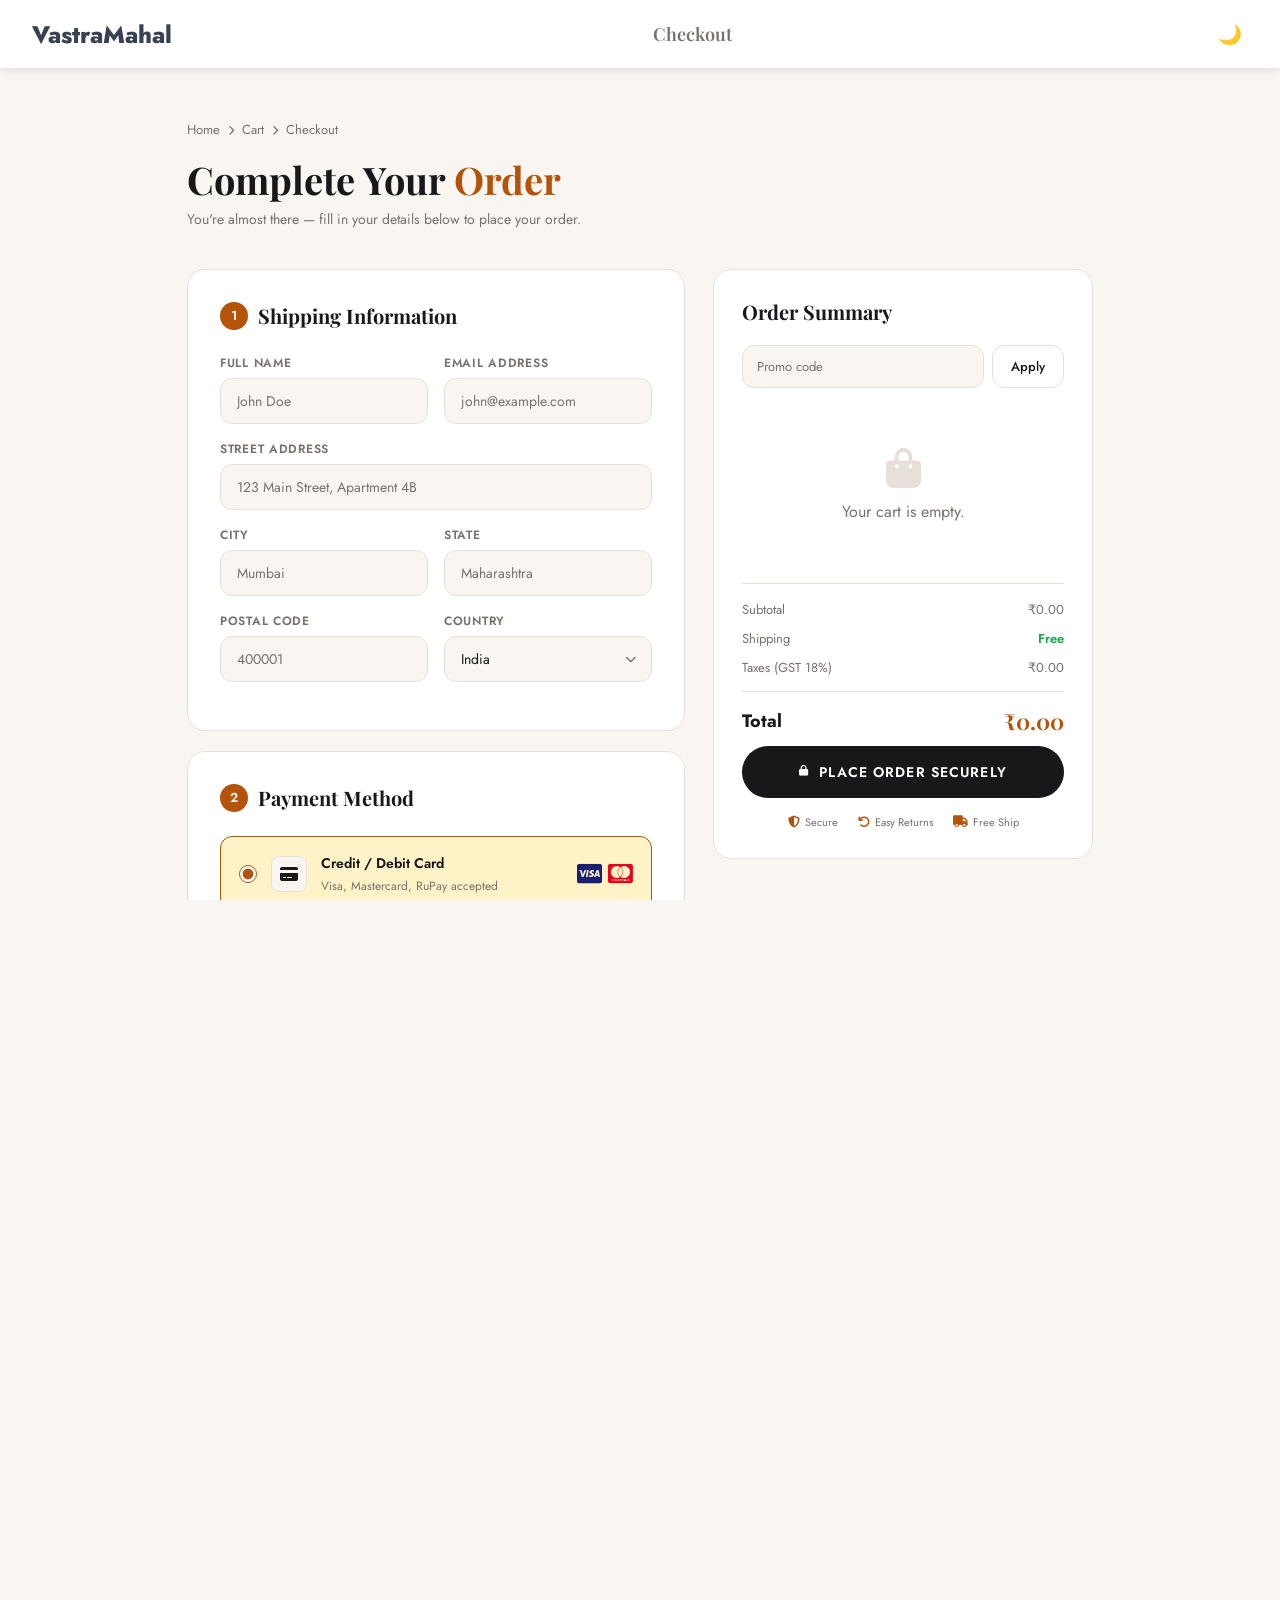
<file: checkout.html>
<!DOCTYPE html>
<html lang="en">
<head>
  <meta charset="UTF-8" />
  <meta name="viewport" content="width=device-width, initial-scale=1.0" />
  <title>Checkout – VastraMahal</title>
  <link rel="stylesheet" href="style.css" />
  <link rel="stylesheet" href="https://cdnjs.cloudflare.com/ajax/libs/font-awesome/6.5.1/css/all.min.css"
    integrity="sha512-DTOQO9RWCH3ppGqcWaEA1BIZOC6xxalwEsw9c2QQeAIftl+Vegovlnee1c9QX4TctnWMn13TZye+giMm8e2LwA=="
    crossorigin="anonymous" referrerpolicy="no-referrer" />
  <link href="https://fonts.googleapis.com/css2?family=Playfair+Display:wght@400;600;700;900&family=Jost:wght@300;400;500;600&display=swap" rel="stylesheet" />

  <style>
    /* =============================================
       DESIGN TOKENS — matches index.html exactly
    ============================================= */
    :root {
      --bg:        #f9f6f1;
      --ink:       #18181b;
      --muted:     #78716c;
      --border:    #e7e0d8;
      --accent:    #b45309;
      --accent-lt: #fef3c7;
      --white:     #ffffff;
      --card:      #ffffff;
      --red:       #991b1b;
      --font-d: 'Playfair Display', Georgia, serif;
      --font-b: 'Jost', sans-serif;
      --r: 12px;
      --t: .3s ease;
    }

    body.dark-mode {
      --bg: #121212;
      --ink: #ffffff;
      --muted: #b3b3b3;
      --border: #333333;
      --white: #1e1e1e;
      --card: #1e1e1e;
    }

    *, *::before, *::after { box-sizing: border-box; margin: 0; padding: 0; }

    body {
      font-family: var(--font-b);
      background: var(--bg);
      color: var(--ink);
      overflow-x: hidden;
      min-height: 100vh;
    }

    /* =============================================
       PAGE LAYOUT
    ============================================= */
    .checkout-page {
      max-width: 1100px;
      margin: 0 auto;
      padding: 52px 28px 80px;
    }

    .checkout-page-header {
      margin-bottom: 40px;
    }

    .checkout-page-header h1 {
      font-family: var(--font-d);
      font-size: 38px;
      font-weight: 700;
      color: var(--ink);
      line-height: 1.1;
    }

    .checkout-page-header h1 span {
      color: var(--accent);
    }

    .checkout-page-header p {
      margin-top: 8px;
      font-size: 14px;
      color: var(--muted);
    }

    /* Breadcrumb */
    .breadcrumb {
      display: flex;
      align-items: center;
      gap: 8px;
      margin-bottom: 20px;
      font-size: 13px;
      color: var(--muted);
    }
    .breadcrumb a {
      color: var(--muted);
      text-decoration: none;
      transition: color var(--t);
    }
    .breadcrumb a:hover { color: var(--accent); }
    .breadcrumb i { font-size: 10px; }

    /* =============================================
       TWO-COLUMN GRID
    ============================================= */
    .checkout-grid {
      display: grid;
      grid-template-columns: 1fr 380px;
      gap: 28px;
      align-items: start;
    }

    /* =============================================
       CARD PANEL — reusable
    ============================================= */
    .panel {
      background: var(--card);
      border: 1px solid var(--border);
      border-radius: 18px;
      padding: 32px;
      margin-bottom: 20px;
    }

    .panel-title {
      font-family: var(--font-d);
      font-size: 20px;
      font-weight: 700;
      color: var(--ink);
      margin-bottom: 24px;
      display: flex;
      align-items: center;
      gap: 10px;
    }

    .panel-title .step-badge {
      width: 28px;
      height: 28px;
      border-radius: 50%;
      background: var(--accent);
      color: #fff;
      font-family: var(--font-b);
      font-size: 13px;
      font-weight: 600;
      display: flex;
      align-items: center;
      justify-content: center;
      flex-shrink: 0;
    }

    /* =============================================
       FORM ELEMENTS
    ============================================= */
    .form-row {
      display: grid;
      grid-template-columns: 1fr 1fr;
      gap: 16px;
    }

    .form-group {
      display: flex;
      flex-direction: column;
      gap: 6px;
      margin-bottom: 16px;
    }

    .form-group:last-child { margin-bottom: 0; }

    .form-group label {
      font-size: 12px;
      font-weight: 600;
      letter-spacing: .06em;
      text-transform: uppercase;
      color: var(--muted);
    }

    .form-group input,
    .form-group select {
      width: 100%;
      padding: 12px 16px;
      border: 1.5px solid var(--border);
      border-radius: var(--r);
      background: var(--bg);
      color: var(--ink);
      font-family: var(--font-b);
      font-size: 14px;
      transition: border-color var(--t), box-shadow var(--t);
      outline: none;
      appearance: none;
      -webkit-appearance: none;
    }

    .form-group input::placeholder { color: var(--muted); }

    .form-group input:focus,
    .form-group select:focus {
      border-color: var(--accent);
      box-shadow: 0 0 0 3px rgba(180, 83, 9, .12);
    }

    /* Select arrow */
    .select-wrapper {
      position: relative;
    }
    .select-wrapper select { padding-right: 40px; cursor: pointer; }
    .select-wrapper::after {
      content: '\f078';
      font-family: 'Font Awesome 6 Free';
      font-weight: 900;
      font-size: 11px;
      color: var(--muted);
      position: absolute;
      right: 16px;
      top: 50%;
      transform: translateY(-50%);
      pointer-events: none;
    }

    /* =============================================
       PAYMENT OPTIONS — radio cards
    ============================================= */
    .payment-options {
      display: flex;
      flex-direction: column;
      gap: 12px;
    }

    .payment-option {
      display: flex;
      align-items: center;
      gap: 14px;
      padding: 16px 18px;
      border: 1.5px solid var(--border);
      border-radius: var(--r);
      cursor: pointer;
      transition: border-color var(--t), background var(--t);
      position: relative;
    }

    .payment-option:hover {
      border-color: var(--ink);
    }

    .payment-option.selected {
      border-color: var(--accent);
      background: var(--accent-lt);
    }

    .payment-option input[type="radio"] {
      width: 18px;
      height: 18px;
      accent-color: var(--accent);
      cursor: pointer;
      flex-shrink: 0;
    }

    .payment-option-icon {
      width: 36px;
      height: 36px;
      border-radius: 8px;
      background: var(--bg);
      border: 1px solid var(--border);
      display: flex;
      align-items: center;
      justify-content: center;
      font-size: 16px;
      color: var(--ink);
    }

    .payment-option-label {
      flex: 1;
    }
    .payment-option-label strong {
      display: block;
      font-size: 14px;
      font-weight: 600;
      color: var(--ink);
    }
    .payment-option-label span {
      font-size: 12px;
      color: var(--muted);
    }

    /* =============================================
       ORDER SUMMARY PANEL (right column)
    ============================================= */
    .summary-panel {
      background: var(--card);
      border: 1px solid var(--border);
      border-radius: 18px;
      padding: 28px;
      position: sticky;
      top: 24px;
    }

    .summary-title {
      font-family: var(--font-d);
      font-size: 20px;
      font-weight: 700;
      color: var(--ink);
      margin-bottom: 20px;
    }

    .summary-items {
      display: flex;
      flex-direction: column;
      gap: 12px;
      margin-bottom: 20px;
    }

    .summary-item {
      display: flex;
      justify-content: space-between;
      align-items: flex-start;
      gap: 12px;
    }

    .summary-item-name {
      font-size: 13px;
      color: var(--ink);
      line-height: 1.4;
      flex: 1;
    }
    .summary-item-name .qty-badge {
      display: inline-block;
      background: var(--border);
      border-radius: 100px;
      padding: 1px 7px;
      font-size: 11px;
      color: var(--muted);
      margin-left: 6px;
    }

    .summary-item-price {
      font-size: 13px;
      font-weight: 600;
      color: var(--ink);
      white-space: nowrap;
    }

    .summary-divider {
      height: 1px;
      background: var(--border);
      margin: 16px 0;
    }

    .summary-row {
      display: flex;
      justify-content: space-between;
      align-items: center;
      margin-bottom: 10px;
      font-size: 13px;
      color: var(--muted);
    }

    .summary-row.total {
      margin-top: 14px;
      padding-top: 14px;
      border-top: 1.5px solid var(--border);
      font-size: 18px;
      font-weight: 700;
      color: var(--ink);
    }

    .summary-row.total .total-amount {
      font-family: var(--font-d);
      color: var(--accent);
      font-size: 22px;
    }

    /* =============================================
       PROMO CODE INPUT
    ============================================= */
    .promo-row {
      display: flex;
      gap: 8px;
      margin-bottom: 20px;
    }

    .promo-row input {
      flex: 1;
      padding: 11px 14px;
      border: 1.5px solid var(--border);
      border-radius: var(--r);
      background: var(--bg);
      color: var(--ink);
      font-family: var(--font-b);
      font-size: 13px;
      outline: none;
      transition: border-color var(--t);
    }
    .promo-row input:focus { border-color: var(--accent); }
    .promo-row input::placeholder { color: var(--muted); }

    .promo-row button {
      padding: 11px 18px;
      border-radius: var(--r);
      border: 1.5px solid var(--border);
      background: var(--white);
      color: var(--ink);
      font-family: var(--font-b);
      font-size: 13px;
      font-weight: 500;
      cursor: pointer;
      transition: all var(--t);
      white-space: nowrap;
    }
    .promo-row button:hover {
      background: var(--ink);
      color: var(--white);
      border-color: var(--ink);
    }

    /* =============================================
       PLACE ORDER BUTTON
    ============================================= */
    .place-order-btn {
      width: 100%;
      padding: 16px 28px;
      background: var(--ink);
      color: var(--white);
      border: none;
      border-radius: 100px;
      font-family: var(--font-b);
      font-size: 14px;
      font-weight: 600;
      letter-spacing: .08em;
      text-transform: uppercase;
      cursor: pointer;
      display: flex;
      align-items: center;
      justify-content: center;
      gap: 10px;
      transition: background var(--t), transform var(--t), box-shadow var(--t);
    }

    .place-order-btn:hover {
      background: var(--accent);
      transform: translateY(-2px);
      box-shadow: 0 8px 24px rgba(180, 83, 9, .3);
    }

    .place-order-btn:active {
      transform: translateY(0);
    }

    /* Trust badges */
    .trust-badges {
      display: flex;
      justify-content: center;
      gap: 20px;
      margin-top: 16px;
    }

    .trust-badge {
      display: flex;
      align-items: center;
      gap: 5px;
      font-size: 11px;
      color: var(--muted);
    }

    .trust-badge i { color: var(--accent); font-size: 12px; }

    /* =============================================
       EMPTY CART STATE
    ============================================= */
    .empty-cart {
      text-align: center;
      padding: 40px 20px;
      color: var(--muted);
    }
    .empty-cart i {
      font-size: 40px;
      margin-bottom: 12px;
      display: block;
      color: var(--border);
    }

    /* =============================================
       RESPONSIVE
    ============================================= */
    @media (max-width: 900px) {
      .checkout-grid {
        grid-template-columns: 1fr;
      }
      .summary-panel {
        position: static;
      }
    }

    @media (max-width: 600px) {
      .checkout-page { padding: 36px 16px 60px; }
      .panel { padding: 22px; }
      .form-row { grid-template-columns: 1fr; }
      .checkout-page-header h1 { font-size: 28px; }
    }
  </style>
</head>
<body>

  <!-- HEADER -->
  <header class="main-header">
    <nav class="navbar">
      <a href="index.html" class="nav-logo">VastraMahal</a>
      <div class="nav-item" id="navCheckout" style="font-family:'Playfair Display',serif;font-size:18px;font-weight:600;color:var(--muted);">
        Checkout
      </div>
      <ul class="nav-links">
        <li class="dark-toggle" id="dark-toggle">🌙</li>
      </ul>
      <button class="menu-btn" id="menu-btn">
        <i class="fa-solid fa-bars"></i>
      </button>
    </nav>
  </header>

  <!-- MOBILE MENU -->
  <div class="mobile-menu" id="mobile-menu">
    <div class="mobile-menu-header">
      <a href="index.html" class="nav-logo">VastraMahal</a>
      <button class="close-btn" id="close-btn"><i class="fa-solid fa-times"></i></button>
    </div>
    <div class="mobile-nav-links">
      <div class="mobile-nav-item" style="font-family:'Playfair Display',serif;font-size:18px;font-weight:600;">Checkout</div>
      <div class="mobile-nav-item">
        <div class="dark-toggle" id="mobile-dark-toggle">🌙</div>
      </div>
      <div class="mobile-nav-item">
        <button id="logout" class="btn">Logout</button>
      </div>
    </div>
  </div>
  <div class="menu_overlay" id="menu_overlay"></div>

  <!-- MAIN CONTENT -->
  <main class="checkout-page">

    <!-- Breadcrumb -->
    <div class="breadcrumb">
      <a href="index.html">Home</a>
      <i class="fas fa-chevron-right"></i>
      <a href="cart.html">Cart</a>
      <i class="fas fa-chevron-right"></i>
      <span>Checkout</span>
    </div>

    <!-- Page Header -->
    <div class="checkout-page-header">
      <h1>Complete Your <span>Order</span></h1>
      <p>You're almost there — fill in your details below to place your order.</p>
    </div>

    <!-- Grid: Form | Summary -->
    <div class="checkout-grid">

      <!-- LEFT COLUMN -->
      <div class="checkout-left">

        <!-- Shipping Info -->
        <div class="panel">
          <div class="panel-title">
            <div class="step-badge">1</div>
            Shipping Information
          </div>

          <div class="form-row">
            <div class="form-group">
              <label>Full Name</label>
              <input type="text" id="fullName" placeholder="John Doe" required />
            </div>
            <div class="form-group">
              <label>Email Address</label>
              <input type="email" id="email" placeholder="john@example.com" required />
            </div>
          </div>

          <div class="form-group">
            <label>Street Address</label>
            <input type="text" id="address" placeholder="123 Main Street, Apartment 4B" required />
          </div>

          <div class="form-row">
            <div class="form-group">
              <label>City</label>
              <input type="text" id="city" placeholder="Mumbai" required />
            </div>
            <div class="form-group">
              <label>State</label>
              <input type="text" id="state" placeholder="Maharashtra" required />
            </div>
          </div>

          <div class="form-row">
            <div class="form-group">
              <label>Postal Code</label>
              <input type="text" id="postalCode" placeholder="400001" required />
            </div>
            <div class="form-group">
              <label>Country</label>
              <div class="select-wrapper">
                <select>
                  <option value="IN" selected>India</option>
                  <option value="US">United States</option>
                  <option value="GB">United Kingdom</option>
                </select>
              </div>
            </div>
          </div>
        </div>

        <!-- Payment Method -->
        <div class="panel">
          <div class="panel-title">
            <div class="step-badge">2</div>
            Payment Method
          </div>

          <div class="payment-options">
            <label class="payment-option" id="opt-card">
              <input type="radio" name="payment" value="card" id="radioCard" />
              <div class="payment-option-icon"><i class="fas fa-credit-card"></i></div>
              <div class="payment-option-label">
                <strong>Credit / Debit Card</strong>
                <span>Visa, Mastercard, RuPay accepted</span>
              </div>
              <div style="display:flex;gap:6px;margin-left:auto;">
                <i class="fab fa-cc-visa" style="font-size:22px;color:#1a1f71;"></i>
                <i class="fab fa-cc-mastercard" style="font-size:22px;color:#eb001b;"></i>
              </div>
            </label>

            <label class="payment-option" id="opt-upi">
              <input type="radio" name="payment" value="upi" id="radioUpi" />
              <div class="payment-option-icon"><i class="fas fa-mobile-alt"></i></div>
              <div class="payment-option-label">
                <strong>UPI</strong>
                <span>Google Pay, PhonePe, Paytm</span>
              </div>
            </label>

            <label class="payment-option" id="opt-cod">
              <input type="radio" name="payment" value="cod" id="radioCod" />
              <div class="payment-option-icon"><i class="fas fa-money-bill-wave"></i></div>
              <div class="payment-option-label">
                <strong>Cash on Delivery</strong>
                <span>Pay when your order arrives</span>
              </div>
            </label>
          </div>
        </div>

      </div><!-- /checkout-left -->

      <!-- RIGHT COLUMN: Order Summary -->
      <div class="checkout-right">
        <div class="summary-panel">
          <div class="summary-title">Order Summary</div>

          <!-- Promo Code -->
          <div class="promo-row">
            <input type="text" placeholder="Promo code" id="promoInput" />
            <button type="button">Apply</button>
          </div>

          <!-- Items list -->
          <div class="summary-items" id="orderSummary">
            <!-- Populated by JS -->
          </div>

          <div class="summary-divider"></div>

          <div class="summary-row">
            <span>Subtotal</span>
            <span id="subtotalDisplay">₹0.00</span>
          </div>
          <div class="summary-row">
            <span>Shipping</span>
            <span style="color:#16a34a;font-weight:600;">Free</span>
          </div>
          <div class="summary-row">
            <span>Taxes (GST 18%)</span>
            <span id="taxDisplay">₹0.00</span>
          </div>

          <div class="summary-row total">
            <span>Total</span>
            <span class="total-amount" id="orderTotal">₹0.00</span>
          </div>

          <button class="place-order-btn" id="buttonSub">
            <i class="fas fa-lock fa-xs"></i>
            Place Order Securely
          </button>

          <div class="trust-badges">
            <div class="trust-badge"><i class="fas fa-shield-alt"></i> Secure</div>
            <div class="trust-badge"><i class="fas fa-undo"></i> Easy Returns</div>
            <div class="trust-badge"><i class="fas fa-truck"></i> Free Ship</div>
          </div>
        </div>
      </div><!-- /checkout-right -->

    </div><!-- /checkout-grid -->
  </main>

  <!-- FOOTER -->
  <footer class="main-footer">
    <div class="footer-content">
      <div class="footer-column">
        <h4>VastraMahal</h4>
        <p>Your one-stop destination for the latest trends in fashion and accessories.</p>
        <div class="social-icons">
          <a href="#" aria-label="Facebook"><i class="fab fa-facebook-f"></i></a>
          <a href="#" aria-label="Twitter"><i class="fab fa-twitter"></i></a>
          <a href="#" aria-label="Instagram"><i class="fab fa-instagram"></i></a>
          <a href="#" aria-label="Pinterest"><i class="fab fa-pinterest-p"></i></a>
        </div>
      </div>
      <div class="footer-column">
        <h4>Shop</h4>
        <ul>
          <li><a href="shop.html?gender=Men">Men's Collection</a></li>
          <li><a href="shop.html?gender=Women">Women's Fashion</a></li>
          <li><a href="shop.html?category=Accessories">Accessories</a></li>
        </ul>
      </div>
      <div class="footer-column">
        <h4>Support</h4>
        <ul>
          <li><a href="contact.html">Contact Us</a></li>
          <li><a href="#">FAQ</a></li>
          <li><a href="#">Shipping & Returns</a></li>
          <li><a href="#">Track Your Order</a></li>
        </ul>
      </div>
      <div class="footer-column">
        <h4>Stay Updated</h4>
        <p>Subscribe for the latest updates and offers.</p>
        <form class="newsletter-form">
          <input type="email" placeholder="Your email address" required />
          <button type="submit">Go</button>
        </form>
      </div>
    </div>
    <div class="footer-bottom">
      <p>&copy; 2026 VastraMahal. All Rights Reserved.</p>
      <div class="payment-icons">
        <i class="fab fa-cc-visa"></i>
        <i class="fab fa-cc-mastercard"></i>
        <i class="fab fa-cc-paypal"></i>
        <i class="fab fa-cc-amex"></i>
      </div>
    </div>
  </footer>

  <script src="navbar.js"></script>
  <script src="modal.js"></script>
  <script src="constant.js"></script>

  <script>
    /* =============================================
       PAYMENT OPTION HIGHLIGHT
    ============================================= */
    document.querySelectorAll('.payment-option input[type="radio"]').forEach(radio => {
      radio.addEventListener('change', () => {
        document.querySelectorAll('.payment-option').forEach(el => el.classList.remove('selected'));
        radio.closest('.payment-option').classList.add('selected');
      });
    });

    // Default select first option visually
    document.getElementById('radioCard').checked = true;
    document.getElementById('opt-card').classList.add('selected');

    /* =============================================
       CART + ORDER SUMMARY LOGIC
    ============================================= */
    const token = JSON.parse(localStorage.getItem("token"));
    const cart  = JSON.parse(localStorage.getItem("cart")) || [];

    cart.forEach(item => {
      item.quantity = Number(item.quantity || item.qty) || 1;
    });

    const orderSummaryEl = document.getElementById("orderSummary");
    const orderTotalEl   = document.getElementById("orderTotal");
    const subtotalEl     = document.getElementById("subtotalDisplay");
    const taxEl          = document.getElementById("taxDisplay");
    const buttonSub      = document.getElementById("buttonSub");

    const subtotal = cart.reduce((sum, item) => {
      return sum + (Number(item.price) || 0) * (Number(item.quantity) || 1);
    }, 0);

    const gst   = subtotal * 0.18;
    const total = subtotal + gst;

    subtotalEl.textContent = `₹${subtotal.toFixed(2)}`;
    taxEl.textContent      = `₹${gst.toFixed(2)}`;
    orderTotalEl.textContent = `₹${total.toFixed(2)}`;

    if (cart.length === 0) {
      orderSummaryEl.innerHTML = `
        <div class="empty-cart">
          <i class="fas fa-shopping-bag"></i>
          <p>Your cart is empty.</p>
        </div>`;
    } else {
      orderSummaryEl.innerHTML = "";
      cart.forEach(product => {
        const qty   = Number(product.quantity) || 1;
        const price = Number(product.price) || 0;
        const div   = document.createElement("div");
        div.className = "summary-item";
        div.innerHTML = `
          <span class="summary-item-name">
            ${product.name.length > 28 ? product.name.slice(0,28)+"…" : product.name}
            <span class="qty-badge">×${qty}</span>
          </span>
          <span class="summary-item-price">₹${(price * qty).toFixed(2)}</span>
        `;
        orderSummaryEl.appendChild(div);
      });
    }

    /* =============================================
       PLACE ORDER
    ============================================= */
    buttonSub.addEventListener("click", () => {
      const fullName     = document.getElementById("fullName").value.trim();
      const email        = document.getElementById("email").value.trim();
      const address      = document.getElementById("address").value.trim();
      const city         = document.getElementById("city").value.trim();
      const state        = document.getElementById("state").value.trim();
      const postalCode   = document.getElementById("postalCode").value.trim();
      const paymentMethod = document.querySelector('input[name="payment"]:checked')?.value;

      if (!fullName || !email || !address || !city || !state || !postalCode || !paymentMethod) {
        alert("Please fill in all fields before placing your order.");
        return;
      }

      const shippingAddress = { fullName, email, address, city, state, postalCode };

      localStorage.setItem("orderItems", JSON.stringify({
        cart,
        totalPrice: total,
        shippingAddress,
        paymentMethod,
      }));

      if (token) {
        window.location.href = "confirmOrder.html";
      } else {
        alert("Please login first.");
        openAuthModal?.();
      }
    });
  </script>
</body>
</html>
</file>
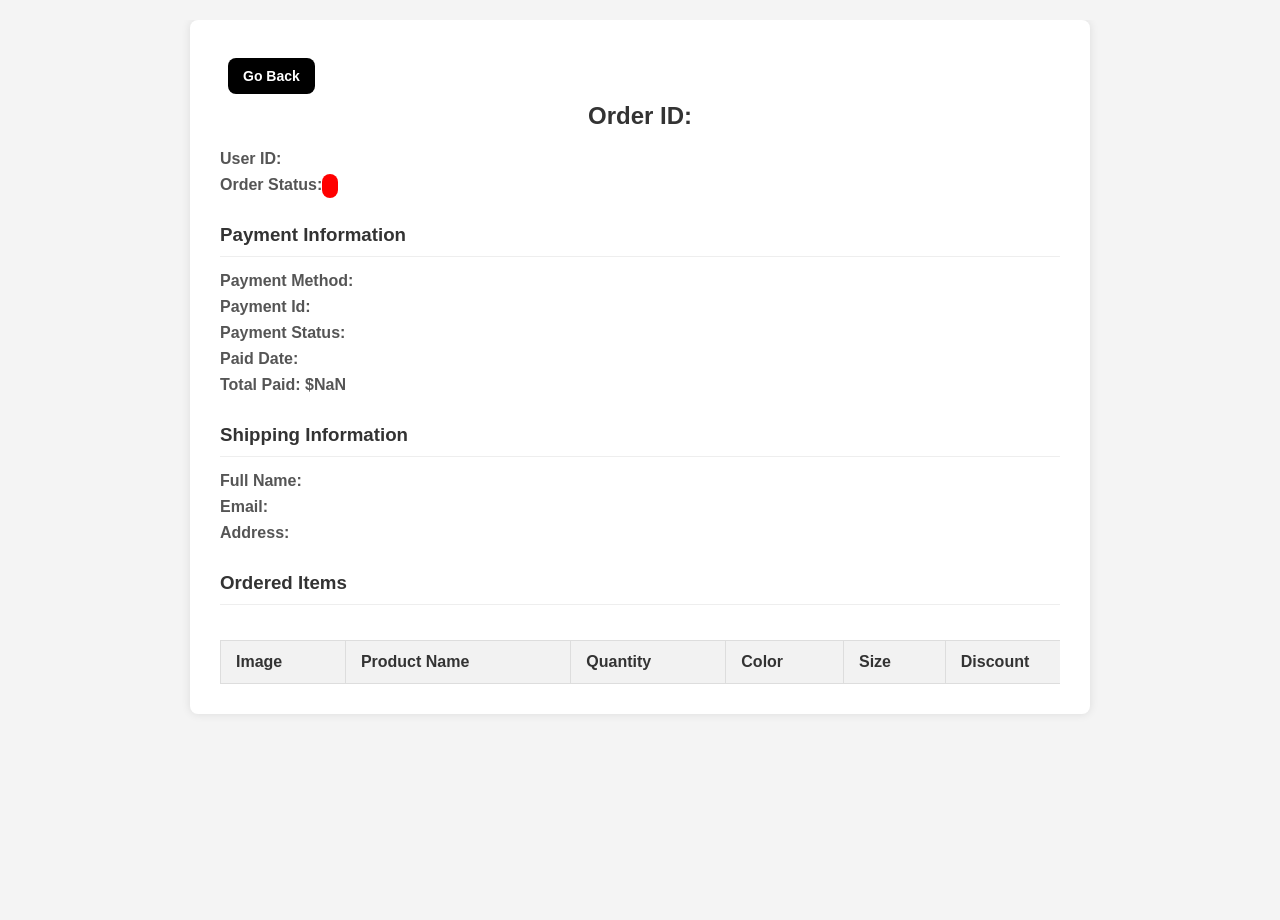
<file: orderDetail.html>
<!DOCTYPE html>
<html lang="en">
  <head>
    <meta charset="UTF-8" />
    <meta name="viewport" content="width=device-width, initial-scale=1.0" />
    <title>Order Detail</title>
    <link rel="stylesheet" href="style.css" />
    <style>
      body {
        font-family: Arial, sans-serif;
        margin: 20px;
        background-color: #f4f4f4;
        color: #333;
      }
      .orderDetailContainer {
        background-color: #fff;
        padding: 30px;
        border-radius: 8px;
        box-shadow: 0 0 10px rgba(0, 0, 0, 0.1);
        max-width: 900px;
        margin: 0 auto;
      }
      .btn_2 {
        background-color: #000;
        color: #fff;
      }
      .btn_2:hover {
        background-color: #111;
        color: #fff;
      }
      .btn_2 a {
        color: #fff;
      }
      .orderDetailContainer img {
        height: 80px;
      }
      h2 {
        margin-bottom: 20px;
        text-align: center;
      }
      h3 {
        border-bottom: 1px solid #eee;
        padding-bottom: 10px;
        margin-top: 30px;
        margin-bottom: 15px;
      }
      p {
        margin-bottom: 8px;
      }
      p span {
        font-weight: bold;
        color: #555;
      }
      .order-status {
        text-transform: capitalize;
        background-color: red;
        padding: 5px 8px;
        font-size: 12px;
        border-radius: 20px;
        color: #fff;
        font-weight: bold;
      }
      .order-status.green {
        background-color: green;
      }
      .table-responsive {
        overflow-x: auto;
        -webkit-overflow-scrolling: touch;
        width: 100%;
      }
      table {
        max-width: 1000px;
        border-collapse: collapse;
        margin-top: 20px;
        min-width: 1000px;
      }
      th,
      td {
        padding: 12px 15px;
        border: 1px solid #ddd;
        text-align: left;
      }
      th {
        background-color: #f2f2f2;
        font-weight: bold;
      }
      @media (max-width: 1024px) {
        .table-responsive {
          overflow-x: auto;
          -webkit-overflow-scrolling: touch;
        }
      }
    </style>
  </head>
  <body>
    <div class="orderDetailContainer">
      <button class="btn btn_2"><a href="orders.html">Go Back</a></button>
      <h2><span>Order ID:</span> <span id="orderId"></span></h2>

      <div class="info-section">
        <p><span>User ID:</span> <span id="userId"></span></p>
        <p>
          <span>Order Status:</span>
          <span id="orderStatus" class="order-status"></span>
        </p>
      </div>

      <h3>Payment Information</h3>
      <div class="info-section">
        <p><span>Payment Method:</span> <span id="paymentMethod"></span></p>
        <p><span>Payment Id:</span> <span id="paymentId"></span></p>
        <p>
          <span>Payment Status:</span>
          <span id="payment-status">Not Paid</span>
        </p>
        <p>
          <span>Paid Date:</span>
          <span id="paidDate">12/01/2025</span>
        </p>
        <p>
          <span>Total Paid:</span>
          <span id="totalPaid">$677</span>
        </p>
      </div>
      <h3>Shipping Information</h3>
      <div class="info-section">
        <p><span>Full Name:</span> <span id="shipping-fullName"></span></p>
        <p><span>Email:</span> <span id="shipping-email"></span></p>
        <p><span>Address:</span> <span id="shipping-address"></span></p>
      </div>

      <h3>Ordered Items</h3>
      <div class="table-responsive">
        <table>
          <thead>
            <tr>
              <th>Image</th>
              <th>Product Name</th>
              <th>Quantity</th>
              <th>Color</th>
              <th>Size</th>
              <th>Discount</th>
              <th>Price</th>
            </tr>
          </thead>
          <tbody id="order-items-body"></tbody>
        </table>
      </div>
    </div>

    <script src="constant.js"></script>
    <script src="modal.js"></script>
    <script src="order.js"></script>
     
<script>

     const getQueryParam = (param) => {
        const urlParams = new URLSearchParams(window.location.search);
        return urlParams.get(param);
      };
      const orderId = getQueryParam("orderId");
      const orderIds = document.getElementById("orderId");
      const userId = document.getElementById("userId");
      const orderStatus = document.getElementById("orderStatus");
      const paymentMethod = document.getElementById("paymentMethod");
      const paymentStatus = document.getElementById("payment-status");
      const paidDate = document.getElementById("paidDate");
      const paymentId = document.getElementById("paymentId");
      const totalPaid = document.getElementById("totalPaid");
      const shippingFullName = document.getElementById("shipping-fullName");
      const shippingEmail = document.getElementById("shipping-email");
      const shippingAddress = document.getElementById("shipping-address");
      const orderItemsBody = document.getElementById("order-items-body");

      document.addEventListener("DOMContentLoaded", async () => {
        const orderdata = await fetchOrderById(orderId);

  window.orderdata = orderdata; // ✅ GLOBAL ACCESS
        console.log("orderdata :", orderdata);
        orderIds.textContent = orderdata?._id;
        userId.textContent = orderdata?.userId;
        orderStatus.textContent = orderdata?.status;
        paymentMethod.textContent = orderdata?.paymentMethod;
        paymentStatus.textContent = orderdata?.paymentStatus;
        paymentId.textContent = orderdata?.paymentId;
        totalPaid.textContent = `$${Number(orderdata?.totalPrice).toFixed(2)}`;
        paidDate.textContent = orderdata?.paitAt?.split("T")[0];
        shippingFullName.textContent = orderdata.shippingAddress.fullName;
        shippingEmail.textContent = orderdata.shippingAddress.email;
        shippingAddress.textContent = `${orderdata.shippingAddress.address}, ${orderdata.shippingAddress.city}, ${orderdata.shippingAddress.state}, ${orderdata.shippingAddress.postalCode}`;

        if (orderdata.status === "confirmed") {
          orderStatus.classList.add("green");
        }
         orderdata.items.forEach((item) => {
          const row = document.createElement("tr");
          row.innerHTML = `
            <td><img src="${item.productId.images[0]}" alt="${
            item.productId.name
          }"></td>
            <td>${item.productId.name}</td>
            <td>${item.quantity}</td>
            <td>${item.color}</td>
            <td>${item.size}</td>
            <td>${item.productId.discount}%</td>
            <td>$${item.productId.price.toFixed(2)}</td>
            `;
          orderItemsBody.appendChild(row);
        });
      });
    </script>
  </body>
</html>
</file>
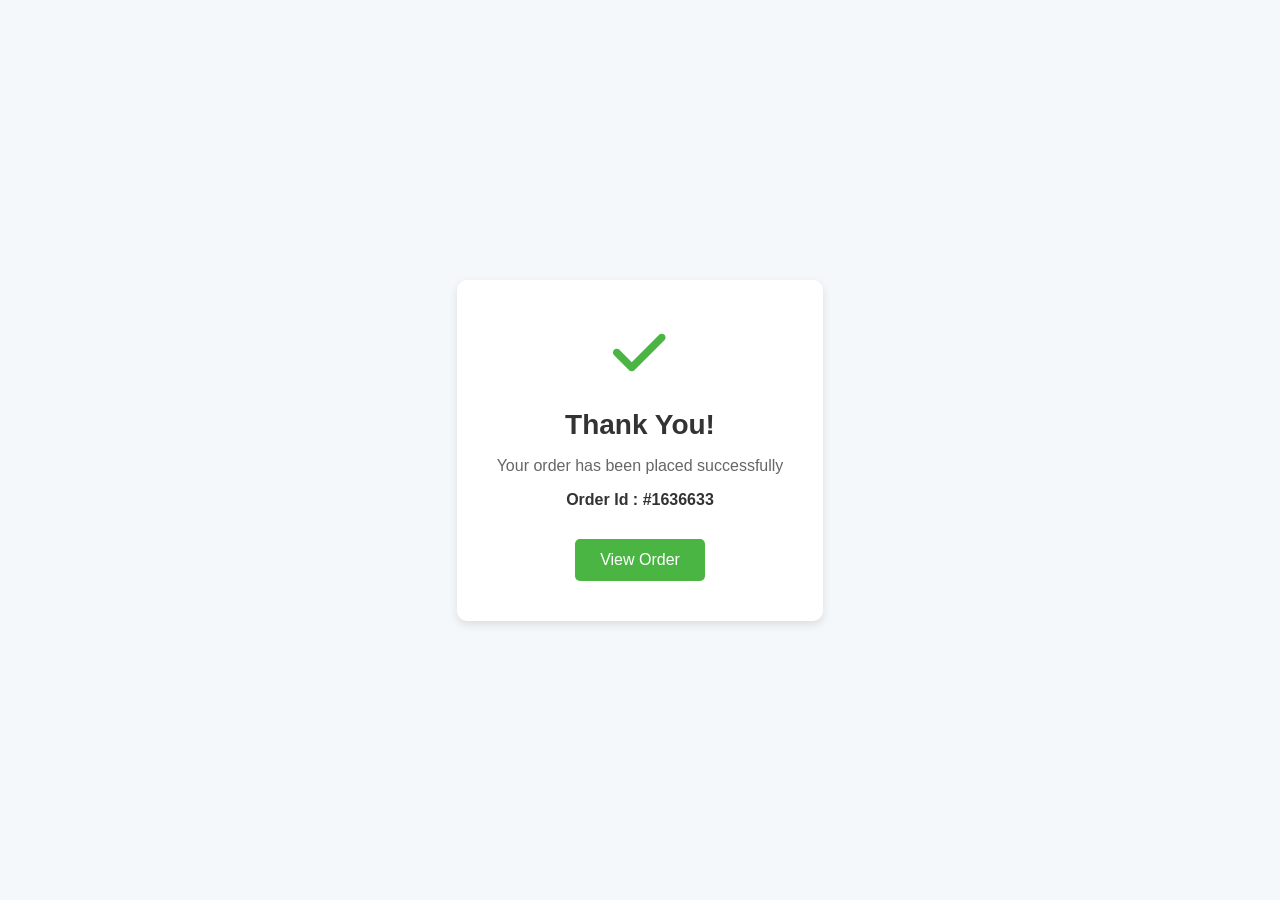
<file: success.html>
<!DOCTYPE html>
<html lang="en">
  <head>
    <meta charset="UTF-8" />
    <meta name="viewport" content="width=device-width, initial-scale=1.0" />
    <title>Success</title>
    <link
      rel="stylesheet"
      href="https://cdnjs.cloudflare.com/ajax/libs/font-awesome/6.5.1/css/all.min.css"
      integrity="sha512-DTOQO9RWCH3ppGqcWaEA1BIZOC6xxalwEsw9c2QQeAIftl+Vegovlnee1c9QX4TctnWMn13TZye+giMm8e2LwA=="
      crossorigin="anonymous"
      referrerpolicy="no-referrer"
    />
    <style>
      body {
        font-family: "Segoe UI", Tahoma, Geneva, Verdana, sans-serif;
        background-color: #f4f8fb;
        margin: 0;
        padding: 0;
        display: flex;
        height: 100vh;
        justify-content: center;
        align-items: center;
      }
      .success-container {
        background: #fff;
        padding: 40px;
        border-radius: 10px;
        box-shadow: 0 4px 10px rgba(0, 0, 0, 0.1);
        text-align: center;
        max-width: 400px;
      }
      .success-icon {
        font-size: 60px;
        color: #4bb543;
      }
      h1 {
        margin: 20px 0 10px;
        font-size: 28px;
        color: #333;
      }
      p {
        color: #666;
        font-size: 16px;
      }
      .order-id {
        font-weight: bold;
        color: #333;
        margin-top: 10px;
      }
      .btn-view {
        display: inline-block;
        margin-top: 30px;
        padding: 12px 25px;
        background: #4bb543;
        color: white;
        border: none;
        border-radius: 5px;
        text-decoration: none;
        font-size: 16px;
        transition: background 0.3s;
      }
      .btn-view:hover {
        background: #3fa235;
      }
    </style>
  </head>
  <body>
    <div class="success-container">
      <div class="success-icon"><i class="fa-solid fa-check"></i></div>
      <h1>Thank You!</h1>
      <p>Your order has been placed successfully</p>
      <div class="order-id" id="orderId">Order Id : #1636633</div>
      <div id="viewOrder">
        <a href="orderDetail.html?orderId=${orderId}" class="btn-view"
          >View Order</a
        >
      </div>
    </div>

    <script>
      const viewOrder = document.getElementById("viewOrder");
      const orderIds = document.getElementById("orderId");

      const getQueryParam = (param) => {
        const urlParams = new URLSearchParams(window.location.search);
        return urlParams.get(param);
      };

      const orderId = getQueryParam("orderId");
      orderIds.textContent = `Order Id : #${orderId.slice(6)}`;
      viewOrder.innerHTML = `<a href="orderDetail.html?orderId=${orderId}" class="btn-view"
          >View Order</a
        >`;
    </script>
  </body>
</html>
</file>
<file: style.css>
:root {
  --bg-color: #ffffff;
  --primary-color: #111827;
  --bg-black: #000;
  --text-color: #374151;
  --text-white: #fff;
  --nav-bg: #ffffff;
  --border-color: #e5e7eb;
  --shadow-color: rgba(0, 0, 0, 0.1);
  --promo-bg: #f9fafb;
  --search-bg: #f3f4f6;
  
}

.dark-mode {
  --primary-color: #111;
  --text-color: #f3f4f6;
  --bg-color: #111827;
  --nav-bg: #1f2937;
  --border-color: #374151;
  --shadow-color: rgba(0, 0, 0, 0.3);
  --promo-bg: #1f2937;
  --search-bg: #374151;
}

* {
  box-sizing: border-box;
  margin: 0;
  padding: 0;
}

html,
body {
  height: 100%;
  margin: 0;
}

body {
  min-height: 100vh;
  display: flex;
  flex-direction: column;
}

.orders-container {
  flex: 1;
}

html,
body {
  height: 100%;
  margin: 0;
}

body {
  min-height: 100vh;
  display: flex;
  flex-direction: column;
}

.profile-container {
  flex: 1;
}
/* Page Layout */
html,
body {
  margin: 0;
  padding: 0;
  min-height: 100vh;
  overflow-x: hidden;
}

.profile-container {
  max-width: 900px;
  width: 90%;
  margin: 30px auto;
  padding: 20px;
  box-sizing: border-box;
}

.profile-card {
  width: 100%;
  box-sizing: border-box;
  background: var(--bg-color, #fff);
  color: var(--text-color, #111);
  padding: 25px;
  border-radius: 12px;
}

.profile-details p {
  word-wrap: break-word;
  overflow-wrap: break-word;
}

/* Buttons */
.btn_2 {
  padding: 10px 20px;
  margin: 8px;
  border: none;
  border-radius: 6px;
  cursor: pointer;
}

/* Mobile Responsive */
@media (max-width: 768px) {
  .profile-container {
    width: 95%;
    margin: 20px auto;
    padding: 10px;
  }

  .profile-card {
    padding: 15px;
  }

  .profile-container h2 {
    font-size: 24px;
  }

  .profile-details p {
    font-size: 14px;
  }

  .btn_2 {
    width: 100%;
    display: block;
    margin: 10px 0;
  }

  .footer-content {
    display: flex;
    flex-direction: column;
    gap: 20px;
    text-align: center;
  }

  .footer-column {
    width: 100%;
  }

  .footer-bottom {
    flex-direction: column;
    gap: 10px;
    text-align: center;
  }
}

/* Small Mobile */
@media (max-width: 480px) {
  .profile-container h2 {
    font-size: 20px;
  }

  .profile-details p {
    font-size: 13px;
  }

  .profile-card {
    padding: 12px;
  }
}

body {
  font-family: Arial, sans-serif;
  background: var(--bg-color);
  color: var(--text-color);
  transition: background 0.3s, color 0.3s;
}
.container {
  padding: 20px;
}
a {
  text-decoration: none;
  color: var(--text-color);
}
li {
  list-style: none;
}

.btn {
  background: var(--bg-color);
  color: var(--text-color);
  padding: 10px 15px;
  border: none;
  border-radius: 8px;
  cursor: pointer;
  font-size: 14px;
  font-weight: 600;
  transition: background 0.3s;
}
.btn:hover {
  background: #333;
  color: #fff;
}
/* updated  */
.navbar-links {
  display: flex;
  align-items: center;
  gap: 10px;
}
.profile-dropdown {
  position: relative;
}

.dropdown-content {
  display: none;
  position: absolute;
  top: 100%;
  right: 0;
  background: #fff;
  min-width: 180px;
  border-radius: 8px;
  box-shadow: 0 4px 10px rgba(0,0,0,.15);
  z-index: 9999;
}

.dropdown-content.show {
  display: block !important;
}
.mobile-links {
  display: flex;
  align-items: center;
  gap: 20px;
}
#profileSection {
  color: var(--text-white);
  text-decoration: none;
  background: purple;
  border-radius: 50%;
  border: none;
  cursor: pointer;
  font-size: 16px;
  text-transform: capitalize;
}

.dropdown-content {
  display: none;
  position: absolute;
  top: 85%;
  right: 10px;
  background: #fff;
  color: #333;
  min-width: 150px;
  box-shadow: 0 2px 8px rgba(0, 0, 0, 0.2);
  border-radius: 5px;
  z-index: 1000;
}
.dropdown-content a {
  display: block;
  padding: 10px 15px;
  text-align: center;
  color: #333;
  text-decoration: none;
}
.dropdown-content a:hover {
  background: #f0f0f0;
}

.logoutBtn {
  width: 100%;
  border-top-left-radius: 0;
  border-top-right-radius: 0;
}
/* updated  */
.main-header {
  position: sticky;
  top: 0;
  z-index: 1000;
  background-color: var(--bg-color);
  box-shadow: 0 2px 10px var(--shadow-color);
  width: 100%;
}

.navbar {
  display: flex;
  justify-content: space-between;
  align-items: center;
  padding: 1rem 2rem;
  max-width: 1400px;
  margin: 0 auto;
}

.nav-logo {
  font-size: 1.5rem;
  color: var(--text-color);
  text-decoration: none;
  font-weight: 800;
}

.nav-links {
  display: flex;
  list-style: none;
  align-items: center;
  gap: 1.5rem;
}

.nav-item {
  position: relative;
}

.nav-link {
  text-decoration: none;
  color: var(--text-color);
  font-weight: 600;
  font-size: 16px;
  padding: 0.5rem 0;
  display: flex;
  align-items: center;
  gap: 0.25rem;
  transition: color 0.3s ease;
}

.nav-link:hover {
  color: var(--primary-color);
}
.nav-item .cart span {
  color: var(--text-white);
  background: red;
  border-radius: 50%;
  padding: 4px;
  font-size: 12px;
}
.nav-item .cart i {
  font-size: 18px;
  color: var(--text-color);
}

.mega-menu {
  position: absolute;
  display: none;
  left: 50%;
  top: 100%;
  transform: translateX(-50%);
  width: 80vw;
  max-width: 1000px;
  background-color: var(--nav-bg);
  box-shadow: 0 8px 16px rgba(0, 0, 0, 0.1);
  border-bottom-left-radius: 16px;
  border-bottom-right-radius: 16px;
  padding: 32px;
}

.nav-item:hover .mega-menu {
  display: block;
}
.mega-menu-grid {
  display: grid;
  grid-template-columns: repeat(4, 1fr);
  gap: 1.5rem;
}
.mega-menu-column h3 {
  font-size: 1.1rem;
  font-weight: 700;
  margin-bottom: 1rem;
  color: var(--text-color);
  padding-bottom: 0.5rem;
  border-bottom: 1px solid var(--border-color);
}

.mega-menu-column ul {
  list-style: none;
}
.mega-menu-column li {
  margin-bottom: 0.75rem;
}

.mega-menu-column a {
  text-decoration: none;
  color: var(--text-color);
  font-size: 0.9rem;
  transition: color 0.2s;
}

.mega-menu-column a:hover {
  color: var(--text-color);
  padding-left: 0.25rem;
}
.mega-menu-promo {
  position: relative;
  border-radius: 0.5rem;
  overflow: hidden;
  background-color: var(--promo-bg);
}
.mega-menu-promo img {
  width: 100%;
  height: 180px;
  object-fit: cover;
}

.mega-menu-promo-content {
  padding: 1rem;
}
.mega-menu-promo-content h4 {
  font-size: 1.1rem;
  margin-bottom: 0.5rem;
}
.mega-menu-promo-content p {
  font-size: 0.9rem;
  margin-bottom: 1rem;
  color: var(--text-color);
  opacity: 0.9;
}

#searchInput {
  padding: 0.5rem 1rem;
  border-radius: 2rem;
  border: 1px solid var(--border-color);
  background-color: var(--search-bg);
  color: var(--text-color);
  outline: none;
  width: 180px;
}

.dark-toggle {
  cursor: pointer;
  font-size: 1.2rem;
  padding: 0.5rem;
  border-radius: 50%;
  display: flex;
  align-items: center;
  justify-content: center;
  width: 36px;
  height: 36px;
}

.dark-toggle:hover {
  background-color: var(--border-color);
}
.menu-btn {
  display: none;
  background: none;
  border: none;
  color: var(--text-color);
  font-size: 1.5rem;
  cursor: pointer;
}
.mobile-menu {
  position: fixed;
  top: 0;
  left: -100%;
  width: 80%;
  max-width: 320px;
  height: 100vh;
  background-color: var(--nav-bg);
  z-index: 1200;
  transition: left 0.3s ease;
  overflow-y: auto;
  padding: 1.5rem;
  box-shadow: 2px 0 10px var(--shadow-color);
}
.mobile-menu.active {
  left: 0;
}
.mobile-menu-header {
  display: flex;
  justify-content: space-between;
  align-items: center;
  margin-bottom: 2rem;
}

.close-btn {
  background: none;
  border: none;
  color: var(--text-color);
  font-size: 1.5rem;
  cursor: pointer;
}

.mobile-nav-links {
  list-style: none;
}
.mobile-search {
  width: 100%;
  padding: 0.75rem 1rem;
  border-radius: 2rem;
  border: 1px solid var(--border-color);
  background-color: var(--search-bg);
  color: var(--text-color);
  outline: none;
  margin-bottom: 1.5rem;
}

.mobile-nav-item {
  margin-bottom: 1rem;
  border-bottom: 1px solid var(--border-color);
  padding-bottom: 1rem;
}

.mobile-nav-link {
  text-decoration: none;
  color: var(--text-color);
  font-weight: 500;
  display: flex;
  justify-content: space-between;
  align-items: center;
}
.mobile-mega-menu {
  max-height: 0;
  overflow: hidden;
  transition: max-height 0.3s ease;
  padding-left: 1rem;
}

.mobile-mega-menu.active {
  max-height: 1000px;
}

.mobile-mega-menu-column h4 {
  font-size: 1rem;
  margin: 1rem 0 0.5rem;
  color: var(--primary-color);
}

.mobile-mega-menu-column ul {
  list-style: none;
  padding-left: 1rem;
}

.mobile-mega-menu-column li {
  margin-bottom: 0.5rem;
}

.mobile-mega-menu-column a {
  text-decoration: none;
  color: var(--text-color);
  font-size: 0.9rem;
}

.menu_overlay {
  position: fixed;
  top: 0;
  left: 0;
  width: 100%;
  height: 100%;
  background-color: rgba(0, 0, 0, 0.5);
  opacity: 0;
  visibility: hidden;
  transition: opacity 0.3s ease;
  z-index: 1000;
}

.menu_overlay.active {
  opacity: 1;
  visibility: visible;
  z-index: 1000;
}

/* modal  */
.modal {
  position: fixed;
  z-index: 1400;
  inset: 0;
  display: flex;
  justify-content: center;
  align-items: center;
  background-color: rgba(0, 0, 0, 0.6);
  visibility: hidden;
  opacity: 0;
  transition: all 0.3s ease;
}
.modal.show {
  visibility: visible;
  opacity: 1;
}
.modal-content {
  background: #fff;
  padding: 20px 30px;
  border-radius: 10px;
  max-width: 400px;
  width: 100%;
  transform: translateY(-30px);
  opacity: 0;
  transition: all 0.4s ease;
}
.modal.show .modal-content {
  transform: translateY(0);
  opacity: 1;
}
.close-btn {
  position: absolute;
  top: 10px;
  right: 15px;
  font-size: 20px;
  cursor: pointer;
  color: #000;
}
.tab-buttons {
  display: flex;
  /* justify-content: space-around; */
  gap: 20px;
  margin-bottom: 20px;
}
.tab-btn {
  padding: 10px 20px;
  background: #eee;
  border: none;
  border-radius: 5px;
  font-weight: bold;
  cursor: pointer;
}
.tab-btn.active {
  background: #333;
  color: white;
}
.form-tab {
  display: none;
  flex-direction: column;
}
.form-tab.active {
  display: flex;
}
.form-tab input,
.form-tab button[type="submit"] {
  margin-bottom: 15px;
  padding: 10px;
  border-radius: 5px;
  border: 1px solid #ccc;
}
button[type="submit"] {
  background: #333;
  color: white;
  cursor: pointer;
}
/* hero section  */
.hero-container {
  column-count: 4;
  column-gap: 20px;
  max-width: 1200px;
  margin: auto;
  padding: 2rem;
}
.category-image {
  position: relative;
  margin-bottom: 10px;
  break-inside: avoid;
  cursor: pointer;
}
.category-image img {
  width: 100%;
  border-radius: 10px;
  box-shadow: 0 4px 10px rgba(0, 0, 0, 0.1);
  display: block;
  transition: transform 0.3s;
}

.category-image:hover img {
  transform: scale(1.03);
  overflow: hidden;
}

.zigzag-overlay {
  position: absolute;
  top: 0;
  left: 0;
  width: 100%;
  height: 100%;
  /* backdrop-filter: blur(4px); */
  background: rgba(0, 0, 0, 0.3);
  color: white;
  display: flex;
  justify-content: center;
  align-items: center;
  text-align: center;
  font-size: 18px;
  padding: 20px;
  border-radius: 10px;
  opacity: 0;
  transform: translateY(10px);
  transition: opacity 0.4s ease, transform 0.4s ease;
}

.category-image:hover .zigzag-overlay {
  opacity: 1;
  transform: translateY(0);
}

.category-image .zigzag-overlay a {
  color: var(--text-white);
}

/* carousal css  */
.carousel-container {
  max-width: 1400px;
  margin: 0 auto;
  position: relative;
  padding: 10px 20px;
}
.filters {
  margin-bottom: 20px;
  padding: 0 10px;
}
.filter-button {
  background-color: #e3e3e3;
  border: 1px solid #d5d9d9;
  border-radius: 3px;
  padding: 8px 15px;
  margin-right: 10px;
  cursor: pointer;
  font-size: 14px;
  color: #0f1111;
  transition: background-color 0.2s;
}
.filter-button.active {
  background-color: #111;
  border-color: #111;
  font-weight: bold;
  color: #fff;
}
.filter-button:hover {
  background-color: #d3d3d3;
  color: #111;
}

.products-carousel {
  display: flex;
  overflow-x: auto;
  scroll-behavior: smooth;
  padding: 10px 0;
  background-color: white;
  border-radius: 4px;
  box-shadow: 0 1px 3px rgba(0, 0, 0, 0.1);
}

.products-carousel::-webkit-scrollbar {
  display: none;
}
.product-card {
  flex: 0 0 220px;
  margin: 0 10px;
  padding: 15px;
  border-radius: 4px;
  background: var(--bg-color);
  box-shadow: 0 1px 3px rgb(0 0 0 / 0.1);
  transition: all 0.3s ease;
  position: relative;
}
.product-card:hover {
  box-shadow: 0 4px 12px rgba(0, 0, 0, 0.15);
  transform: translateY(-5px);
}

.product-image-container {
  height: 180px;
  display: flex;
  align-items: center;
  justify-content: center;
  margin-bottom: 10px;
  overflow: hidden;
}
.product-image {
  max-height: 100%;
  max-width: 100%;
  object-fit: contain;
}
.discount-badge {
  position: absolute;
  top: 10px;
  left: 10px;
  background: #cc0c39;
  color: white;
  font-size: 12px;
  padding: 3px 6px;
  border-radius: 3px;
}
.product-title {
  font-size: 14px;
  color: var(--text-color);
  margin-bottom: 8px;
  height: 40px;
  overflow: hidden;
  display: -webkit-box;
  -webkit-box-orient: vertical;
}
.product-price {
  font-size: 18px;
  font-weight: bold;
  color: #b12704;
}
.product-rating {
  color: #b12704;
  font-size: 12px;
  margin-bottom: 5px;
}

.carousel-nav {
  position: absolute;
  top: 50%;
  transform: translateY(-50%);
  width: 40px;
  height: 80px;
  background: white;
  border: 1px solid #d5d9d9;
  border-radius: 4px;
  display: flex;
  align-items: center;
  justify-content: center;
  cursor: pointer;
  box-shadow: 0 1px 3px rgba(0, 0, 0, 0.1);
  z-index: 10;
}
.carousel-nav.left {
  left: 4px;
}
.carousel-nav.right {
  right: 5px;
}
.carousel-nav:hover {
  background: #f7fafa;
}
.carousel-nav i {
  color: #555;
  font-size: 18px;
}

/* footer  */
.main-footer {
  background-color: #111827;
  color: #9ca3af;
}
.footer-content {
  max-width: 1200px;
  margin: auto;
  padding: 40px 20px;
  display: grid;
  grid-template-columns: repeat(auto-fit, minmax(220px, 1fr));
  gap: 40px;
}
.footer-column h4 {
  font-size: 16px;
  font-weight: 700;
  color: #ffffff;
  margin-bottom: 20px;
  text-transform: uppercase;
}
.footer-column p {
  margin-bottom: 20px;
  line-height: 1.6;
}
.footer-column ul {
  list-style: none;
  padding: 0;
  margin: 0;
}
.footer-column ul li a {
  color: #9ca3af;
  text-decoration: none;
  line-height: 2.2;
  transition: color 0.3s ease;
}
.footer-column ul li a:hover {
  color: #ffffff;
}

.social-icons {
  display: flex;
  gap: 16px;
}
.social-icons a {
  color: #9ca3af;
  font-size: 20px;
  transition: color 0.3s ease;
}
.social-icons a:hover {
  color: #ffffff;
}
.newsletter-form {
  display: flex;
}
.newsletter-form input {
  flex-grow: 1;
  padding: 12px;
  border: 1px solid #374151;
  background-color: #1f2937;
  border-top-left-radius: 8px;
  border-bottom-left-radius: 8px;
  color: #ffffff;
  outline: none;
}

.newsletter-form button {
  padding: 12px 16px;
  border: none;
  background-color: #4f46e5;
  color: #ffffff;
  font-weight: 600;
  border-top-right-radius: 8px;
  border-bottom-right-radius: 8px;
  cursor: pointer;
  transition: background-color 0.3s;
}
.newsletter-form button:hover {
  background-color: #4338ca;
}
.footer-bottom {
  margin-top: 60px;
  padding: 24px 20px;
  border-top: 1px solid #374151;
  display: flex;
  flex-wrap: wrap;
  justify-content: space-between;
  align-items: center;
  gap: 20px;
}
.payment-icons {
  display: flex;
  gap: 12px;
  font-size: 24px;
}
@media (max-width: 1024px) {
  .menu-btn {
    display: block;
  }

  .menu-toggle {
    display: block;
  }

  .nav-links {
    flex-direction: column;
    align-items: flex-start;
    position: absolute;
    background-color: var(--bg-color);
    top: 100%;
    left: 0;
    width: 100%;
    max-height: 0;
    overflow: hidden;
    opacity: 0;
    transform: translateY(-10px);
    pointer-events: none;
  }

  .nav-links .links {
    color: var(--text-color);
  }
  .nav-links.show {
    max-height: 1000px;
    opacity: 1;
    transform: translateY(0);
    pointer-events: auto;
    padding: 10px 20px;
  }

  .mega-menu {
    position: static;
    flex-direction: column;
    box-shadow: none;
    padding: 0;
  }
}

@media (max-width: 768px) {
  .navbar {
    padding: 1rem;
  }

  .mega-menu {
    width: 100%;
    left: 0;
    right: 0;
    position: fixed;
    border-radius: 0;
  }

  .mega-menu-grid {
    grid-template-columns: 1fr 1fr;
  }
}
</file>
